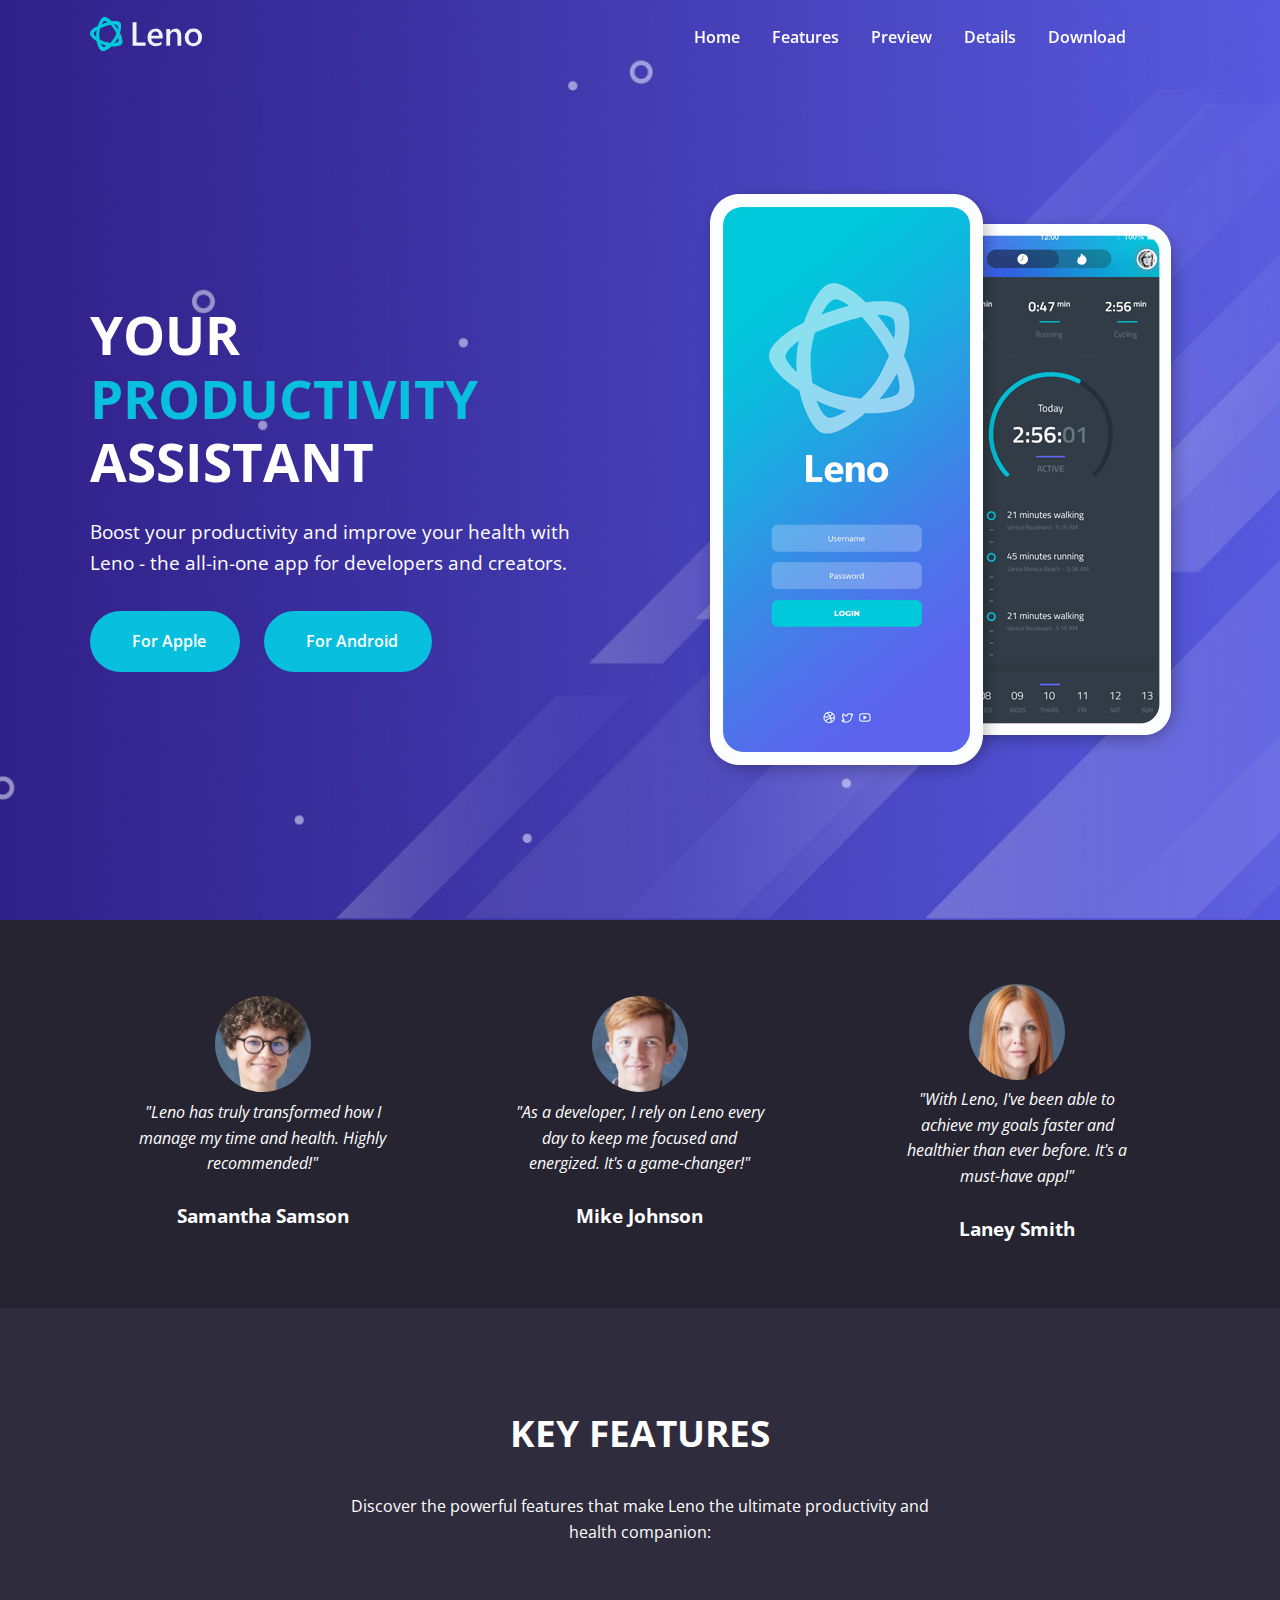
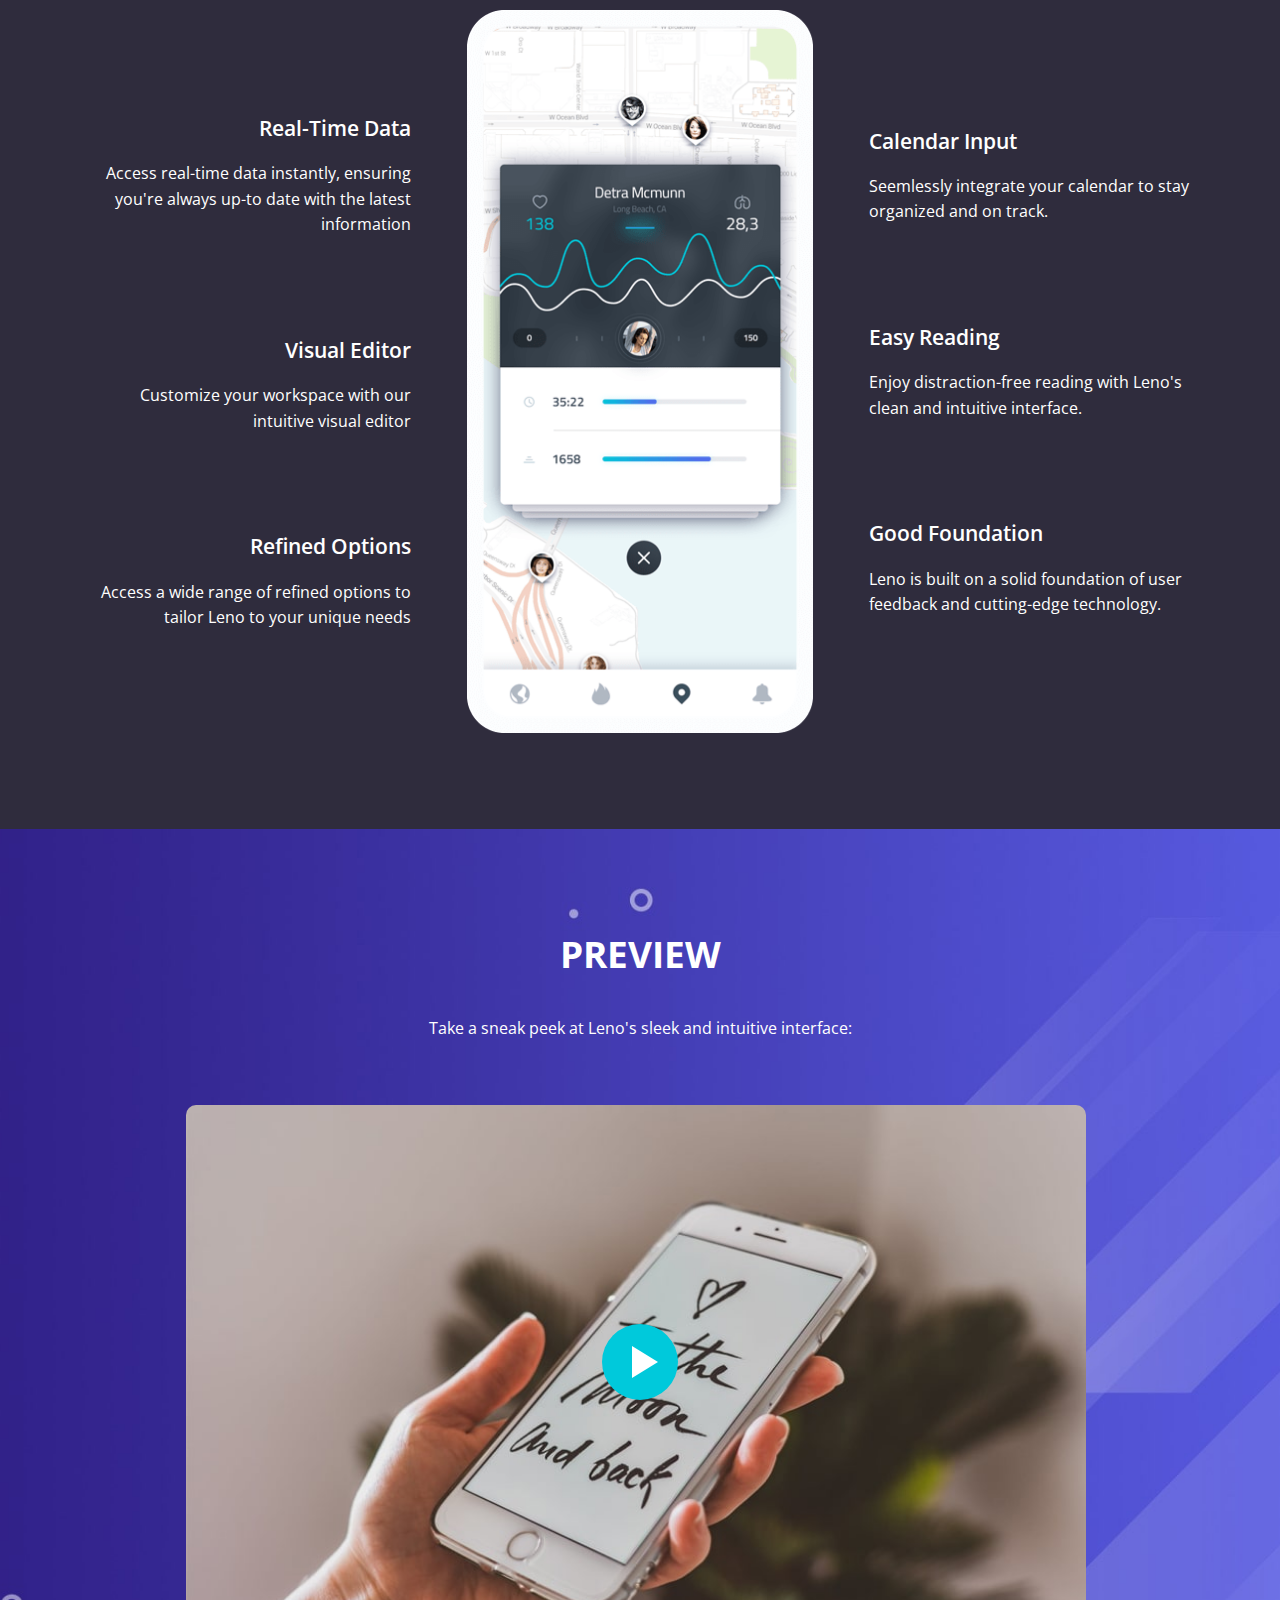
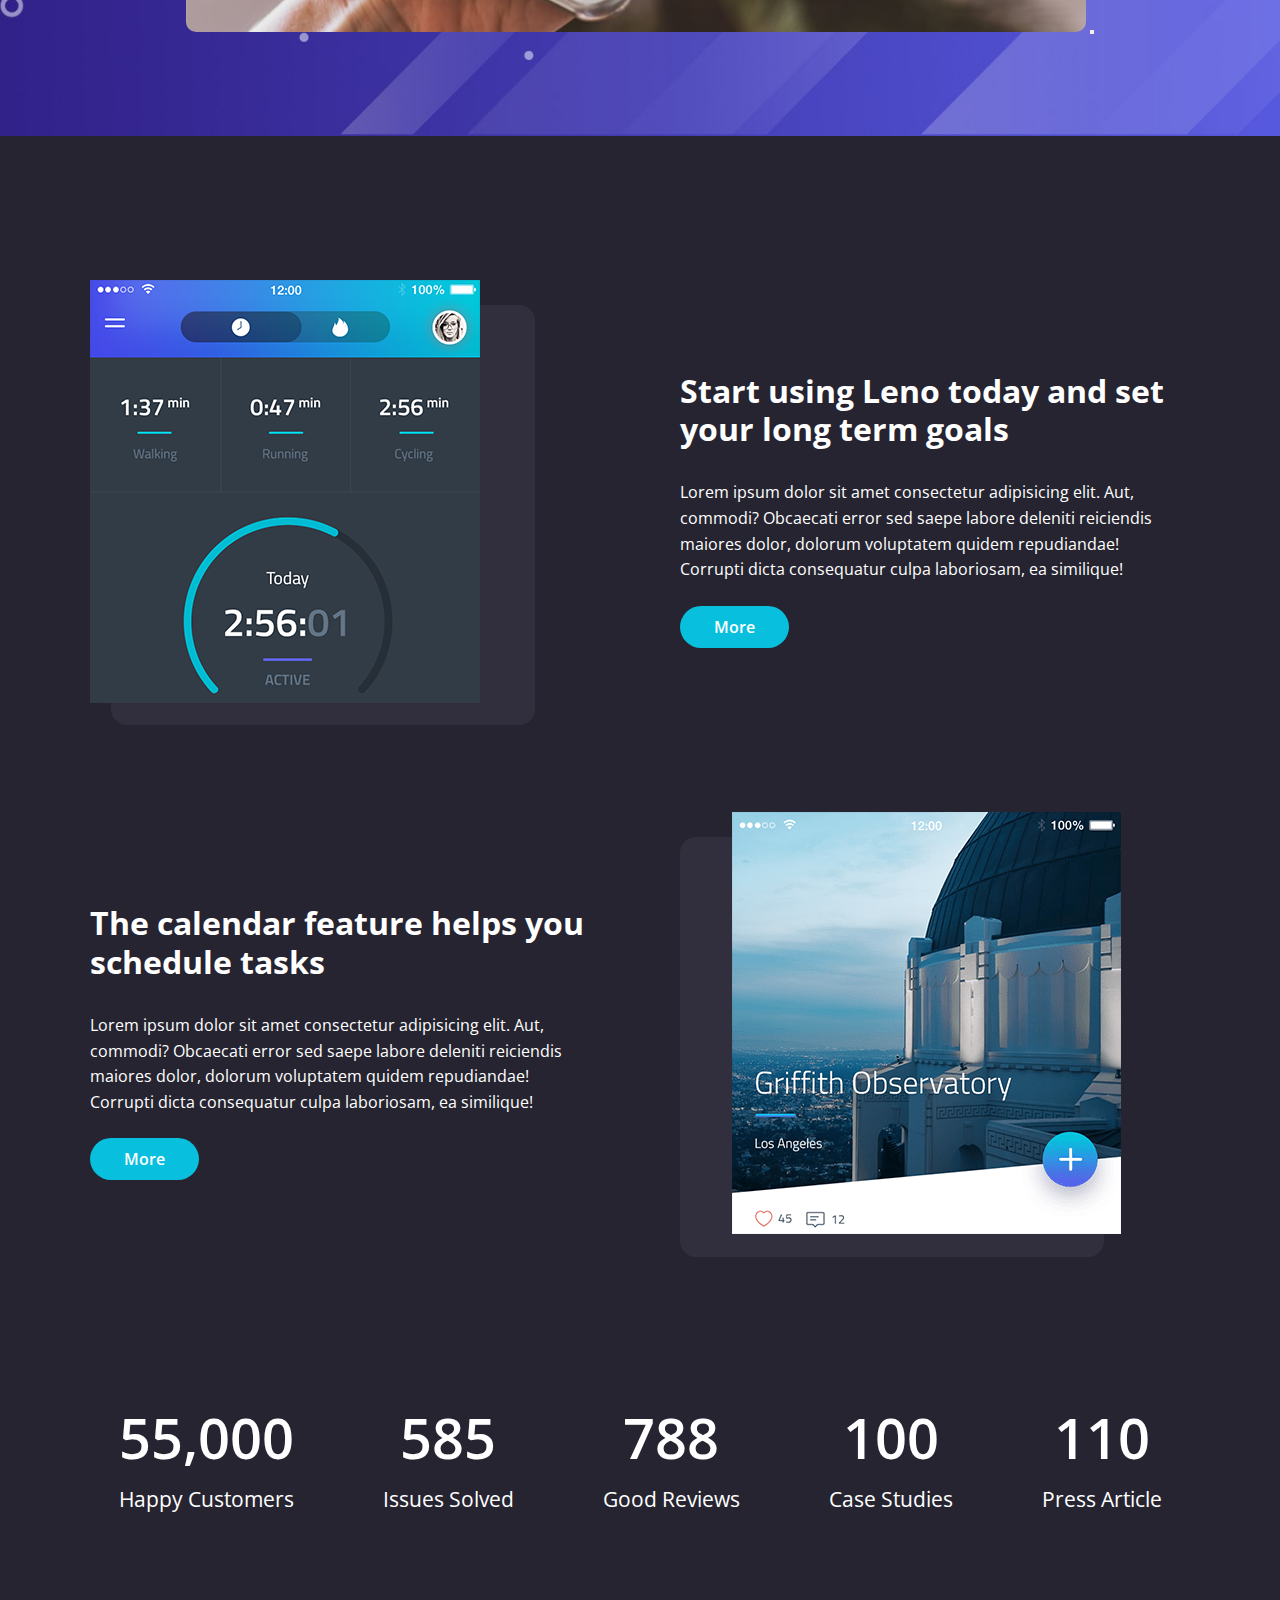
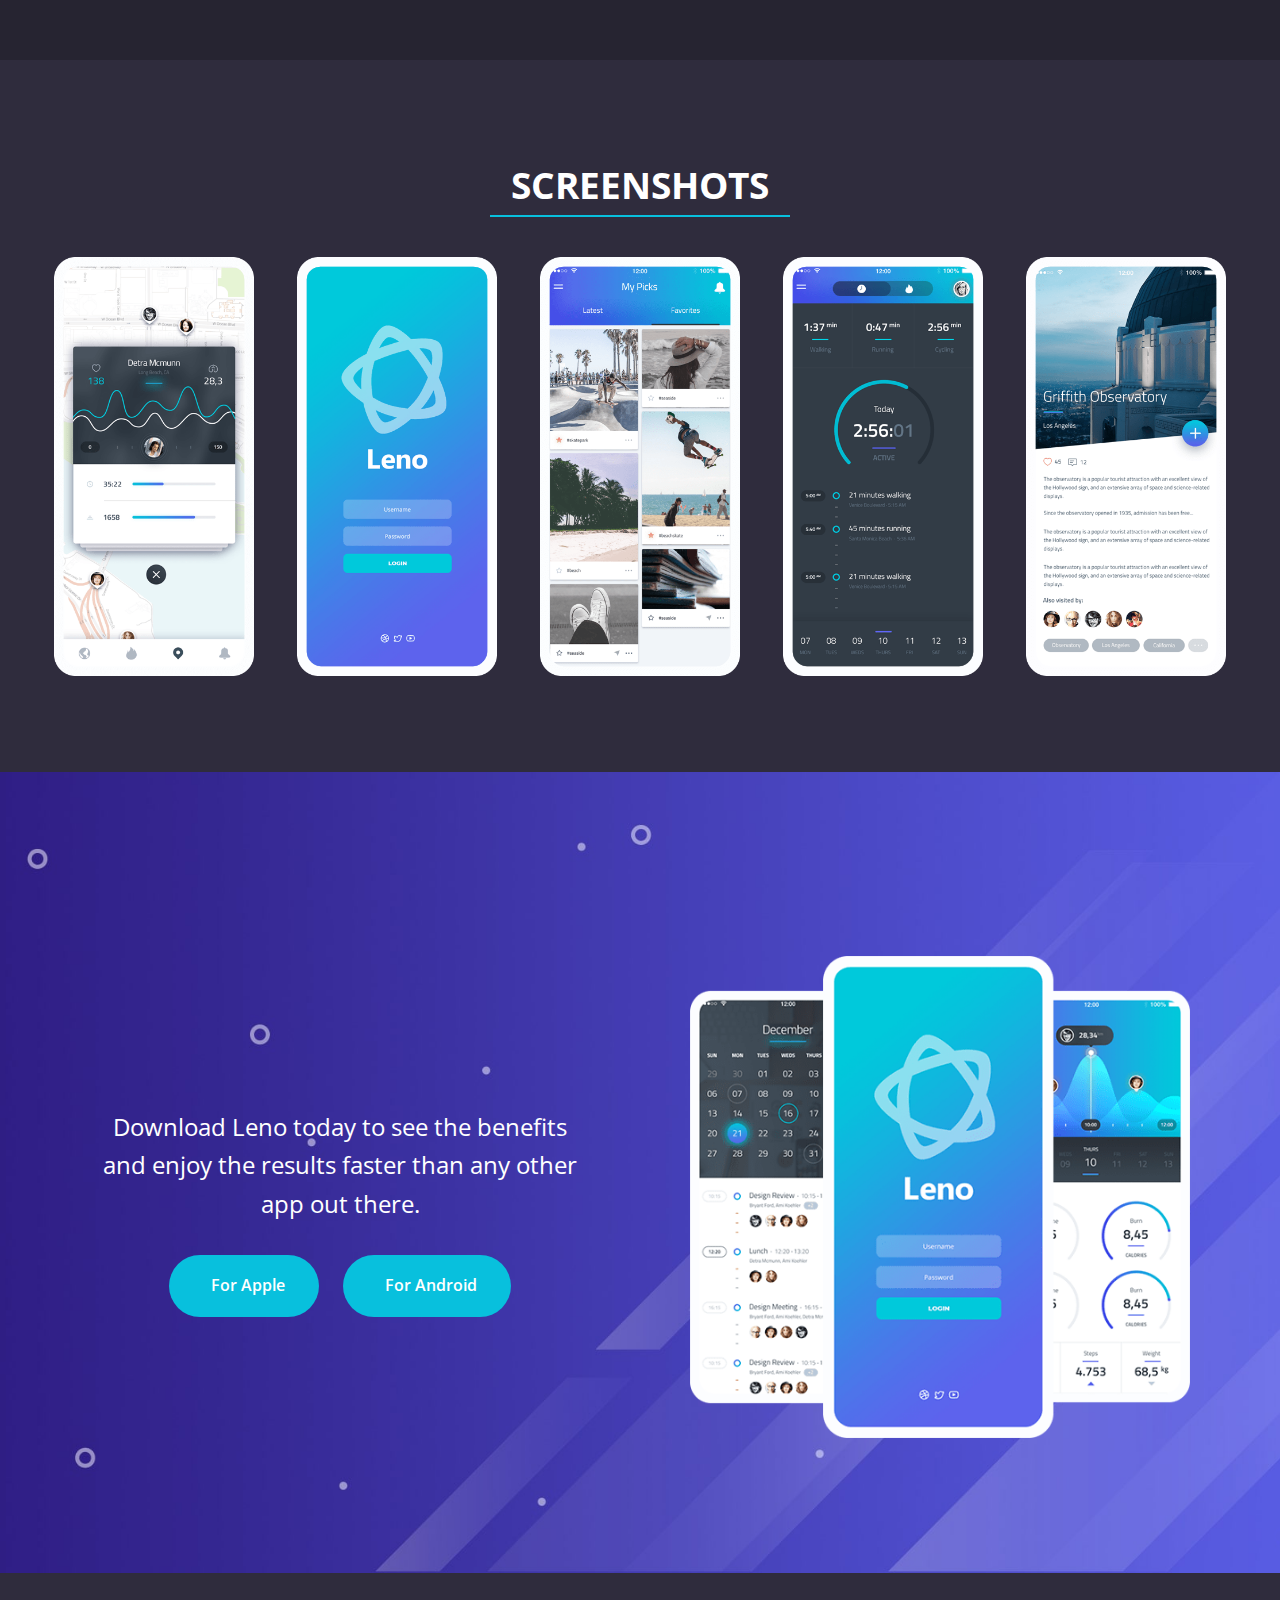
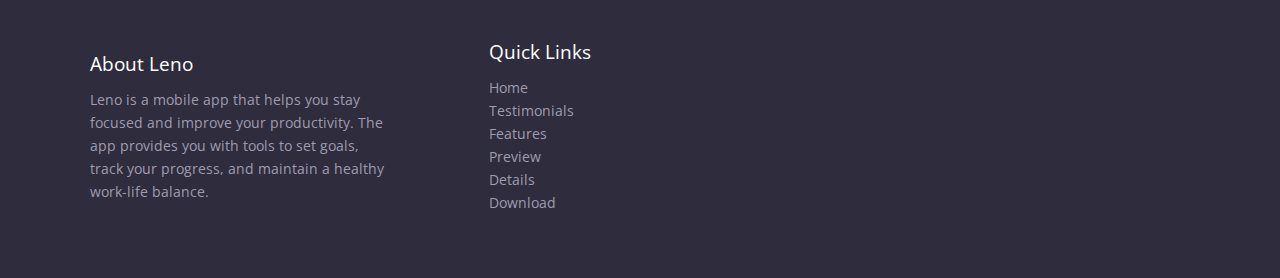
<file: index.html>
<!DOCTYPE html>
<html lang="en">

<head>
    <meta charset="UTF-8">
    <meta name="viewport" content="width=device-width, initial-scale=1.0">
    <link rel="preconnect" href="https://fonts.googleapis.com" />
    <link rel="preconnect" href="https://fonts.gstatic.com" crossorigin />
    <link href="https://fonts.googleapis.com/css2?family=Open+Sans:ital,wght@0,300..800;1,300..800&display=swap"
        rel="stylesheet" />
    <link rel="stylesheet" href="https://cdnjs.cloudflare.com/ajax/libs/font-awesome/6.5.1/css/all.min.css"
        integrity="sha512-DTOQO9RWCH3ppGqcWaEA1BIZOC6xxalwEsw9c2QQeAIftl+Vegovlnee1c9QX4TctnWMn13TZye+giMm8e2LwA=="
        crossorigin="anonymous" referrerpolicy="no-referrer" />
    <link rel="stylesheet" href="css/styles.css">
    <link rel="icon" href="images/favicon.png">
    <title>Leno App | Health & Productivity</title>
</head>

<body>
    <!-- Navbar -->
    <nav class="navbar">
        <div class="navbar__container container">
            <div class="navbar__logo">
                <img src="images/logo.svg" alt="Leno App">
            </div>

            <div class="navbar__menu">
                <ul class="navbar__menu-list">
                    <li class="navbar__menu-item">
                        <a href="#home" class="navbar__menu-link">Home</a>
                    </li>

                    <li class="navbar__menu-item">
                        <a href="#features" class="navbar__menu-link">Features</a>
                    </li>

                    <li class="navbar__menu-item">
                        <a href="#preview" class="navbar__menu-link">Preview</a>
                    </li>

                    <li class="navbar__menu-item">
                        <a href="#details" class="navbar__menu-link">Details</a>
                    </li>

                    <li class="navbar__menu-item">
                        <a href="#download" class="navbar__menu-link">Download</a>
                    </li>

                    <li class="navbar__menu-item">
                        <a href="#" class="navbar__menu-link navbar__menu-link--primary">
                            <i class="fa-brands fa-facebook"></i>
                        </a>
                    </li>

                    <li class="navbar__menu-item">
                        <a href="#" class="navbar__menu-link navbar__menu-link--primary">
                            <i class="fa-brands fa-twitter"></i>
                        </a>
                    </li>

                </ul>
            </div>

            <!-- Mobile Menu -->
            <div class="navbar__mobile-menu">
                <!-- Hamburger Button -->
                <div class="navbar__mobile-menu-toggle">
                    <i class="fas fa-bars fa-2x"></i>
                </div>

                <!-- Mobile Menu Items -->
                <div class="navbar__mobile-menu-items">
                    <ul class="navbar__mobile-menu-list">
                        <li class="navbar__mobile-menu-item">
                            <a href="#home" class="navbar__mobile-menu-link">Home</a>
                        </li>
                        <li class="navbar__mobile-menu-item">
                            <a href="#features" class="navbar__mobile-menu-link">Features</a>
                        </li>
                        <li class="navbar__mobile-menu-item">
                            <a href="#preview" class="navbar__mobile-menu-link">Preview</a>
                        </li>
                        <li class="navbar__mobile-menu-item">
                            <a href="#details" class="navbar__mobile-menu-link">Details</a>
                        </li>
                        <li class="navbar__mobile-menu-item">
                            <a href="#download" class="navbar__mobile-menu-link">Download</a>
                        </li>
                        <li class="navbar__mobile-menu-item">
                            <a href="#" class="navbar__mobile-menu-link navbar__mobile-menu-link--primary">
                                <i class="fa-brands fa-facebook fa-2x"></i>
                            </a>
                        </li>
                        <li class="navbar__mobile-menu-item">
                            <a href="#" class="navbar__mobile-menu-link navbar__mobile-menu-link--primary">
                                <i class="fa-brands fa-twitter fa-2x"></i>
                            </a>
                        </li>
                    </ul>
                </div>
            </div>
        </div>
    </nav>

    <!-- Hero -->
    <header class="hero">
        <div class="hero__container container">
            <div class="hero__content">
                <h1 class="hero__title">
                    Your <span class="hero__title--primary">productivity</span> assistant
                </h1>
                <p class="hero__description">Boost your productivity and improve your health with Leno - the all-in-one
                    app for developers and creators.</p>

                <div class="hero__buttons">
                    <a href="#download" class="hero__button btn">
                        <i class="fa-brands fa-apple"></i> For Apple
                    </a>
                    <a href="#download" class="hero__button btn">
                        <i class="fa-brands fa-android"></i> For Android
                    </a>
                </div>
            </div>

            <div class="hero__image">
                <img src="images/header-smartphones.png" alt="Leno App">
            </div>
        </div>
    </header>

    <!-- Testimonials -->
    <section class="testimonials" id="testimonials">
        <div class="testimonials__container container">
            <div class="testimonials__card">
                <div class="testimonials__card-image">
                    <img src="images/testimonial-1.jpg" alt="Testimonials 1">
                </div>
                <div class="testimonials__card-content">
                    <p class="testimonials__card-text">
                        "Leno has truly transformed how I manage my time and health. Highly recommended!"
                    </p>
                    <h3 class="testimonials__card-title">Samantha Samson</h3>
                </div>
            </div>

            <div class="testimonials__card">
                <div class="testimonials__card-image">
                    <img src="images/testimonial-2.jpg" alt="Testimonials 2">
                </div>
                <div class="testimonials__card-content">
                    <p class="testimonials__card-text">
                        "As a developer, I rely on Leno every day to keep me focused and energized. It's a
                        game-changer!"
                    </p>
                    <h3 class="testimonials__card-title">Mike Johnson</h3>
                </div>
            </div>

            <div class="testimonials__card">
                <div class="testimonials__card-image">
                    <img src="images/testimonial-3.jpg" alt="Testimonials 3">
                </div>
                <div class="testimonials__card-content">
                    <p class="testimonials__card-text">
                        "With Leno, I've been able to achieve my goals faster and healthier than ever before. It's a
                        must-have app!"
                    </p>
                    <h3 class="testimonials__card-title">Laney Smith</h3>
                </div>
            </div>
        </div>
    </section>

    <!-- Features -->
    <section class="features" id="features">
        <div class="features__container container">
            <div class="features__content">
                <h2 class="features__title">Key Features</h2>
                <p class="features__description">Discover the powerful features that make Leno the ultimate productivity
                    and health companion:</p>

                <div class="features__grid">
                    <div class="features__grid-column features__grid-column-left">
                        <div class="features__grid-item">
                            <div class="features__grid-item-text">
                                <h4 class="features__grid-item-text-title">Real-Time Data</h4>
                                <p class="features__grid-item-text-description">Access real-time data instantly,
                                    ensuring you're always up-to date with the latest information</p>
                            </div>
                            <div class="features__grid-item-icon">
                                <i class="fas fa-rocket fa-4x"></i>
                            </div>
                        </div>

                        <div class="features__grid-item">
                            <div class="features__grid-item-text">
                                <h4 class="features__grid-item-text-title">Visual Editor</h4>
                                <p class="features__grid-item-text-description">Customize your workspace with our
                                    intuitive visual editor</p>
                            </div>
                            <div class="features__grid-item-icon">
                                <i class="fas fa-code fa-4x"></i>
                            </div>
                        </div>

                        <div class="features__grid-item">
                            <div class="features__grid-item-text">
                                <h4 class="features__grid-item-text-title">Refined Options</h4>
                                <p class="features__grid-item-text-description">Access a wide range of refined options
                                    to tailor Leno to your unique needs</p>
                            </div>
                            <div class="features__grid-item-icon">
                                <i class="fas fa-gem fa-4x"></i>
                            </div>
                        </div>
                    </div>

                    <div class="features__grid-column features__grid-column-center">
                        <img src="images/features-smartphone-1.png" alt="">
                    </div>

                    <div class="features__grid-column features__grid-column-right">
                        <div class="features__grid-item">
                            <div class="features__grid-item-text">
                                <h4 class="features__grid-item-text-title">Calendar Input</h4>
                                <p class="features__grid-item-text-description">Seemlessly integrate your calendar to
                                    stay organized and on track.
                            </div>
                            <div class="features__grid-item-icon">
                                <i class="fas fa-calendar fa-4x"></i>
                            </div>
                        </div>

                        <div class="features__grid-item">
                            <div class="features__grid-item-text">
                                <h4 class="features__grid-item-text-title">Easy Reading</h4>
                                <p class="features__grid-item-text-description">Enjoy distraction-free reading with
                                    Leno's clean and intuitive interface.
                            </div>
                            <div class="features__grid-item-icon">
                                <i class="fas fa-book fa-4x"></i>
                            </div>
                        </div>

                        <div class="features__grid-item">
                            <div class="features__grid-item-text">
                                <h4 class="features__grid-item-text-title">Good Foundation</h4>
                                <p class="features__grid-item-text-description">Leno is built on a solid foundation of
                                    user feedback and cutting-edge technology.
                            </div>
                            <div class="features__grid-item-icon">
                                <i class="fas fa-cube fa-4x"></i>
                            </div>
                        </div>
                    </div>
                </div>
            </div>
        </div>
    </section>


    <!-- Modal -->
    <div id="videoModal" class="modal">
        <div class="modal__content">
            <span class="modal__close-button">&times;</span>
            <iframe src="" id="videoPlayer" height="315" width="560" frameborder="0" allowfullscreen></iframe>
        </div>
    </div>

    <!-- Preview -->
    <section class="preview" id="preview">
        <div class="preview__container container">
            <div class="preview__content">
                <h2 class="preview__title">Preview</h2>
                <p class="preview__description">Take a sneak peek at Leno's sleek and intuitive interface:</p>
                <div class="preview__image-container">
                    <div class="preview__video-wrapper">
                        <img src="images/video-frame.jpg" alt="alternative">

                        <button class="preview__video-button">
                            <span class="preview__video-play-button">
                                <span></span>
                            </span>
                        </button>
                    </div>
                </div>
            </div>
        </div>
    </section>

    <!-- Details -->
    <section class="details" id="details">
        <div class="details__container container">
            <div class="details__grid">
                <div class="details__grid-image">
                    <img src="images/details-1.png" alt="Leno App">
                </div>

                <div class="details__grid-content">
                    <h3 class="details__grid-heading">Start using Leno today and set your long term goals</h3>
                    <p class="details__grid-description">
                        Lorem ipsum dolor sit amet consectetur adipisicing elit. Aut, commodi? Obcaecati error sed saepe
                        labore deleniti reiciendis maiores dolor, dolorum voluptatem quidem repudiandae! Corrupti dicta
                        consequatur culpa laboriosam, ea similique!
                    </p>
                    <a href="details.html" class="details__grid-button btn">More</a>
                </div>

                <div class="details__grid-content">
                    <h3 class="details__grid-heading">The calendar feature helps you schedule tasks</h3>
                    <p class="details__grid-description">
                        Lorem ipsum dolor sit amet consectetur adipisicing elit. Aut, commodi? Obcaecati error sed saepe
                        labore deleniti reiciendis maiores dolor, dolorum voluptatem quidem repudiandae! Corrupti dicta
                        consequatur culpa laboriosam, ea similique!
                    </p>
                    <a href="details.html" class="details__grid-button btn">More</a>
                </div>

                <div class="details__grid-image">
                    <img src="images/details-2.png" alt="Leno App">
                </div>
            </div>

            <div class="details__icons">
                <div class="details__icons-item">
                    <i class="fas fa-users fa-4x"></i>

                    <div class="details__icons-amount">55,000</div>
                    <h4 class="details__icons-title">Happy Customers</h4>
                </div>
                <div class="details__icons-item">
                    <i class="fas fa-code fa-4x"></i>

                    <div class="details__icons-amount">585</div>
                    <h4 class="details__icons-title">Issues Solved</h4>
                </div>
                <div class="details__icons-item">
                    <i class="fas fa-comments fa-4x"></i>

                    <div class="details__icons-amount">788</div>
                    <h4 class="details__icons-title">Good Reviews</h4>
                </div>
                <div class="details__icons-item">
                    <i class="fas fa-rocket fa-4x"></i>

                    <div class="details__icons-amount">100</div>
                    <h4 class="details__icons-title">Case Studies</h4>
                </div>
                <div class="details__icons-item">
                    <i class="fas fa-edit fa-4x"></i>

                    <div class="details__icons-amount">110</div>
                    <h4 class="details__icons-title">Press Article</h4>
                </div>
            </div>


        </div>
    </section>

    <!-- Screenshots -->
    <section class="screenshots" id="screenshots">
        <div class="screenshots__container container">
            <div class="screenshots__content">
                <h2 class="screenshots__title">Screenshots</h2>

                <div class="screenshots__images">
                    <img src="images/screenshot-1.png" alt="Screenshot 1">
                    <img src="images/screenshot-2.png" alt="Screenshot 2">
                    <img src="images/screenshot-3.png" alt="Screenshot 3">
                    <img src="images/screenshot-4.png" alt="Screenshot 4">
                    <img src="images/screenshot-5.png" alt="Screenshot 5">
                </div>
            </div>
        </div>
    </section>

    <!-- Download -->
    <section class="download" id="download">
        <div class="download__container container">
            <div class="download__content">
                <p class="download__description">Download Leno today to see the benefits and enjoy the results faster
                    than any other app out there.</p>

                <div class="download__buttons">
                    <a href="details.html" class="download__button btn">
                        <i class="fa-brands fa-apple"></i> For Apple
                    </a>
                    <a href="details.html" class="download__button btn">
                        <i class="fa-brands fa-android"></i> For Android
                    </a>
                </div>
            </div>

            <div class="download__image">
                <img src="images/download.png" alt="Leno App">
            </div>
        </div>
    </section>

    <!-- Footer -->
    <footer class="footer">
        <div class="footer__container container">
            <div class="footer__about">
                <div class="footer__title">About Leno</div>
                <div class="footer__description">Leno is a mobile app that helps you stay focused and improve your
                    productivity. The app provides you with tools to set goals, track your progress, and maintain a
                    healthy work-life balance.</div>
            </div>

            <div class="footer__links">
                <div class="footer__title">Quick Links</div>
                <ul class="footer__links-list">
                    <li class="footer__links-item">
                        <a href="#home" class="footer__links-link">Home</a>
                    </li>
                    <li class="footer__links-item">
                        <a href="#testimonials" class="footer__links-link">Testimonials</a>
                    </li>
                    <li class="footer__links-item">
                        <a href="#features" class="footer__links-link">Features</a>
                    </li>
                    <li class="footer__links-item">
                        <a href="#preview" class="footer__links-link">Preview</a>
                    </li>
                    <li class="footer__links-item">
                        <a href="#details" class="footer__links-link">Details</a>
                    </li>
                    <li class="footer__links-item">
                        <a href="#download" class="footer__links-link">Download</a>
                    </li>
                </ul>
            </div>

            <div class="footer__social">
                <a href="#" class="footer__social-link">
                    <i class="fa-brands fa-facebook fa-3x"></i>
                </a>

                <a href="#" class="footer__social-link">
                    <i class="fa-brands fa-twitter fa-3x"></i>
                </a>

                <a href="#" class="footer__social-link">
                    <i class="fa-brands fa-instagram fa-3x"></i>
                </a>

                <a href="#" class="footer__social-link">
                    <i class="fa-brands fa-linkedin fa-3x"></i>
                </a>
            </div>
        </div>
    </footer>
    <script src="js/script.js"></script>
</body>

</html>
</file>
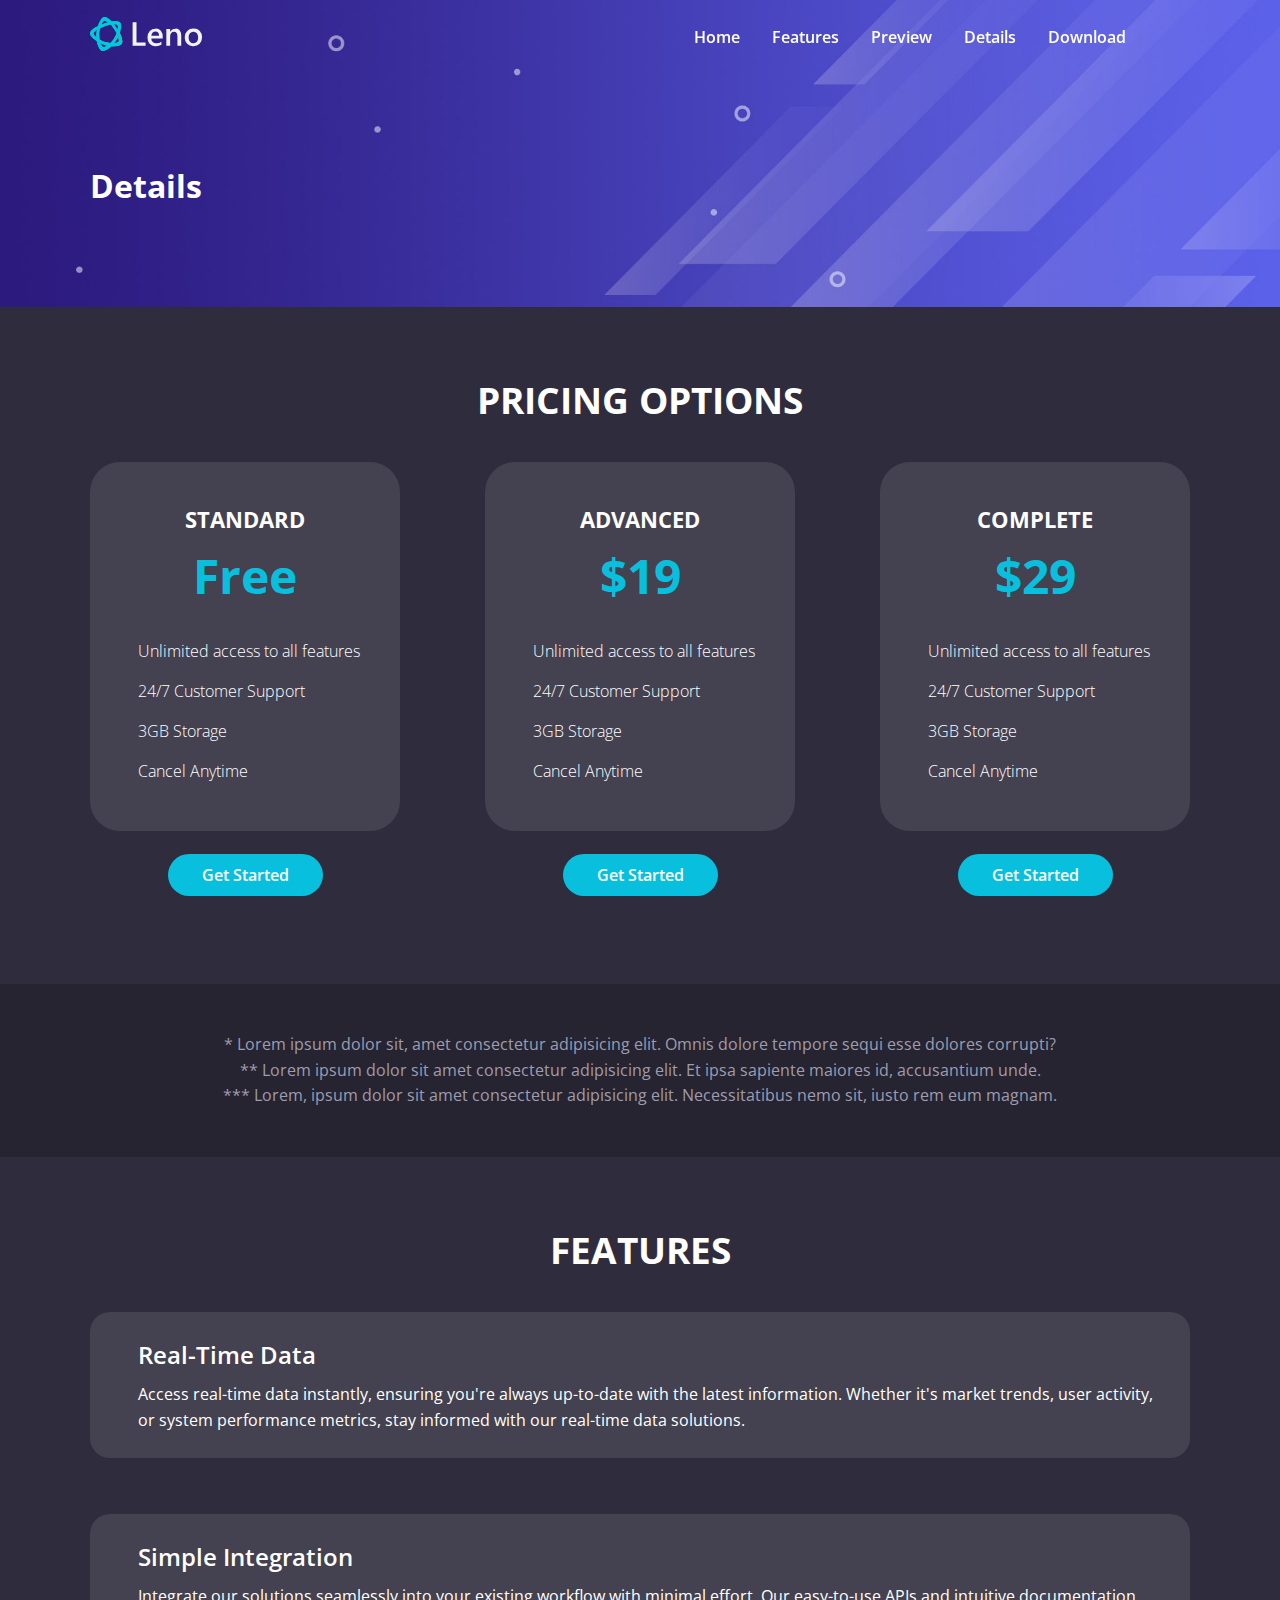
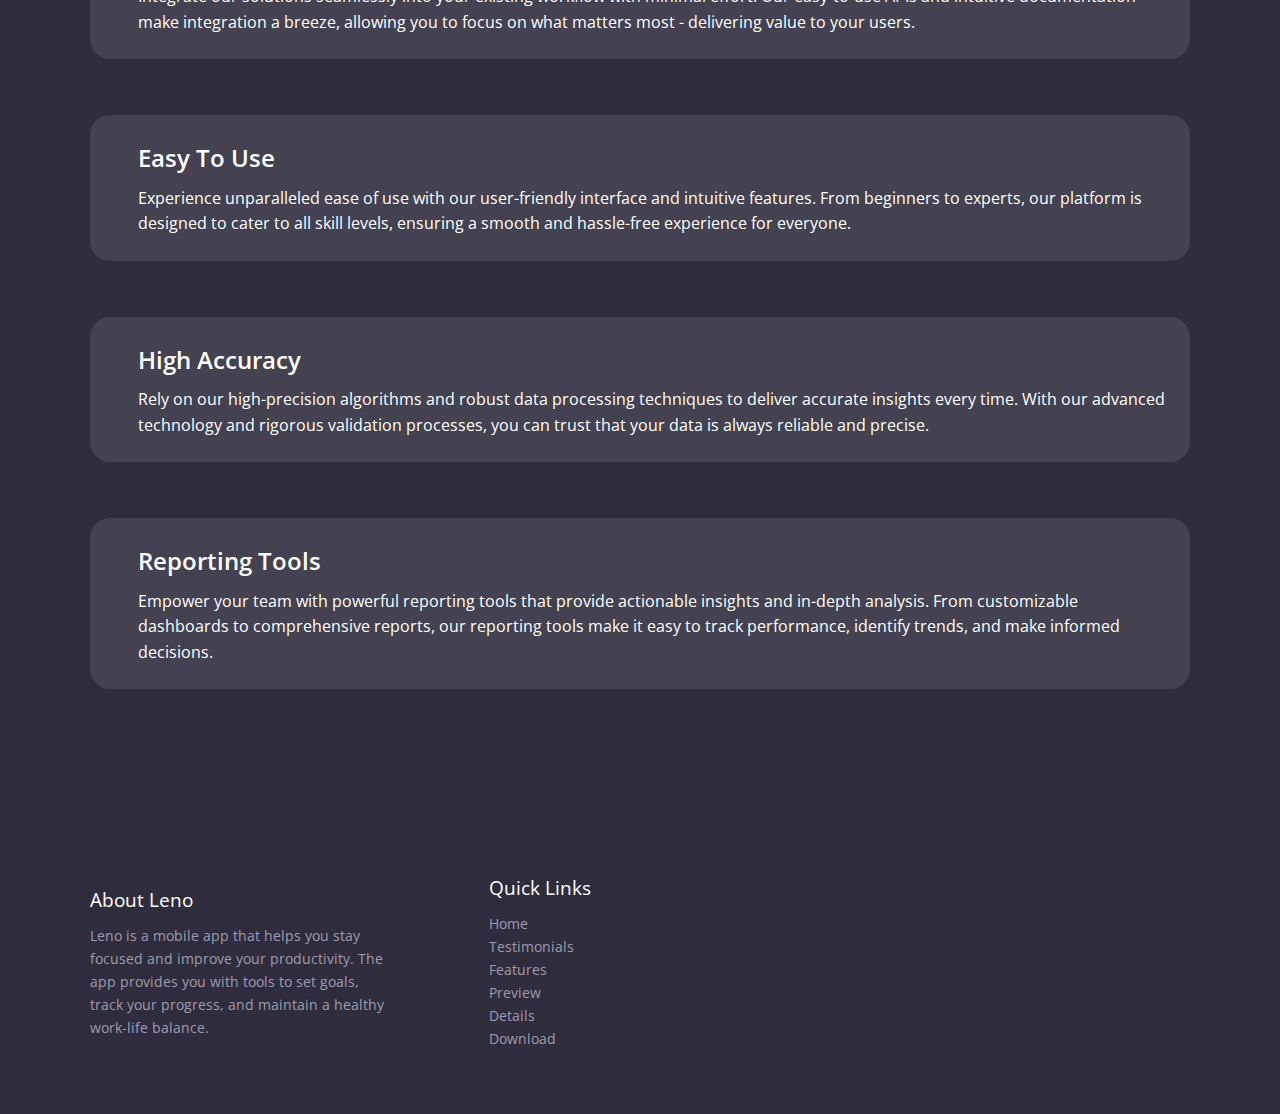
<file: details.html>
<!DOCTYPE html>
<html lang="en">

<head>
    <meta charset="UTF-8">
    <meta name="viewport" content="width=device-width, initial-scale=1.0">
    <link rel="preconnect" href="https://fonts.googleapis.com" />
    <link rel="preconnect" href="https://fonts.gstatic.com" crossorigin />
    <link href="https://fonts.googleapis.com/css2?family=Open+Sans:ital,wght@0,300..800;1,300..800&display=swap"
        rel="stylesheet" />
    <link rel="stylesheet" href="https://cdnjs.cloudflare.com/ajax/libs/font-awesome/6.5.1/css/all.min.css"
        integrity="sha512-DTOQO9RWCH3ppGqcWaEA1BIZOC6xxalwEsw9c2QQeAIftl+Vegovlnee1c9QX4TctnWMn13TZye+giMm8e2LwA=="
        crossorigin="anonymous" referrerpolicy="no-referrer" />
    <link rel="stylesheet" href="css/styles.css">
    <link rel="icon" href="images/favicon.png">
    <title>Leno App | Health & Productivity</title>
</head>

<body>
    <!-- Navbar -->
    <nav class="navbar">
        <div class="navbar__container container">
            <div class="navbar__logo">
                <img src="images/logo.svg" alt="Leno App">
            </div>

            <div class="navbar__menu">
                <ul class="navbar__menu-list">
                    <li class="navbar__menu-item">
                        <a href="#home" class="navbar__menu-link">Home</a>
                    </li>

                    <li class="navbar__menu-item">
                        <a href="#features" class="navbar__menu-link">Features</a>
                    </li>

                    <li class="navbar__menu-item">
                        <a href="#preview" class="navbar__menu-link">Preview</a>
                    </li>

                    <li class="navbar__menu-item">
                        <a href="#details" class="navbar__menu-link">Details</a>
                    </li>

                    <li class="navbar__menu-item">
                        <a href="#download" class="navbar__menu-link">Download</a>
                    </li>

                    <li class="navbar__menu-item">
                        <a href="#" class="navbar__menu-link navbar__menu-link--primary">
                            <i class="fa-brands fa-facebook"></i>
                        </a>
                    </li>

                    <li class="navbar__menu-item">
                        <a href="#" class="navbar__menu-link navbar__menu-link--primary">
                            <i class="fa-brands fa-twitter"></i>
                        </a>
                    </li>

                </ul>
            </div>

            <!-- Mobile Menu -->
            <div class="navbar__mobile-menu">
                <!-- Hamburger Button -->
                <div class="navbar__mobile-menu-toggle">
                    <i class="fas fa-bars fa-2x"></i>
                </div>

                <!-- Mobile Menu Items -->
                <div class="navbar__mobile-menu-items">
                    <ul class="navbar__mobile-menu-list">
                        <li class="navbar__mobile-menu-item">
                            <a href="#home" class="navbar__mobile-menu-link">Home</a>
                        </li>
                        <li class="navbar__mobile-menu-item">
                            <a href="#features" class="navbar__mobile-menu-link">Features</a>
                        </li>
                        <li class="navbar__mobile-menu-item">
                            <a href="#preview" class="navbar__mobile-menu-link">Preview</a>
                        </li>
                        <li class="navbar__mobile-menu-item">
                            <a href="#details" class="navbar__mobile-menu-link">Details</a>
                        </li>
                        <li class="navbar__mobile-menu-item">
                            <a href="#download" class="navbar__mobile-menu-link">Download</a>
                        </li>
                        <li class="navbar__mobile-menu-item">
                            <a href="#" class="navbar__mobile-menu-link navbar__mobile-menu-link--primary">
                                <i class="fa-brands fa-facebook fa-2x"></i>
                            </a>
                        </li>
                        <li class="navbar__mobile-menu-item">
                            <a href="#" class="navbar__mobile-menu-link navbar__mobile-menu-link--primary">
                                <i class="fa-brands fa-twitter fa-2x"></i>
                            </a>
                        </li>
                    </ul>
                </div>
            </div>
        </div>
    </nav>


    <!-- Inner Header -->
    <header class="inner-header">
        <div class="inner-header__container container">
            <h1 class="inner-header__title">Details</h1>
        </div>
    </header>

    <!-- Pricing -->
    <section class="pricing">
        <div class="pricing__container container">
            <h2 class="pricing__title">Pricing Options</h2>

            <div class="pricing__cards">
                <div class="pricing__card">
                    <div class="pricing__card-box">
                        <h4 class="pricing__card-title">Standard</h4>
                        <h3 class="pricing__card-price">Free</h3>
                        <div class="pricing__card-body">
                            <ul class="pricing__card-list">
                                <li class="pricing__card-item">
                                    <i class="fas fa-check"></i> Unlimited access to all features
                                </li>
                                <li class="pricing__card-item">
                                    <i class="fas fa-check"></i> 24/7 Customer Support
                                </li>
                                <li class="pricing__card-item">
                                    <i class="fas fa-check"></i> 3GB Storage
                                </li>
                                <li class="pricing__card-item">
                                    <i class="fas fa-check"></i> Cancel Anytime
                                </li>
                            </ul>
                        </div>
                    </div>

                    <a href="#" class="pricing__card-button btn">Get Started</a>
                </div>

                <div class="pricing__card">
                    <div class="pricing__card-box">
                        <h4 class="pricing__card-title">Advanced</h4>
                        <h3 class="pricing__card-price">$19</h3>
                        <div class="pricing__card-body">
                            <ul class="pricing__card-list">
                                <li class="pricing__card-item">
                                    <i class="fas fa-check"></i> Unlimited access to all features
                                </li>
                                <li class="pricing__card-item">
                                    <i class="fas fa-check"></i> 24/7 Customer Support
                                </li>
                                <li class="pricing__card-item">
                                    <i class="fas fa-check"></i> 3GB Storage
                                </li>
                                <li class="pricing__card-item">
                                    <i class="fas fa-check"></i> Cancel Anytime
                                </li>
                            </ul>
                        </div>
                    </div>

                    <a href="#" class="pricing__card-button btn">Get Started</a>
                </div>

                <div class="pricing__card">
                    <div class="pricing__card-box">
                        <h4 class="pricing__card-title">Complete</h4>
                        <h3 class="pricing__card-price">$29</h3>
                        <div class="pricing__card-body">
                            <ul class="pricing__card-list">
                                <li class="pricing__card-item">
                                    <i class="fas fa-check"></i> Unlimited access to all features
                                </li>
                                <li class="pricing__card-item">
                                    <i class="fas fa-check"></i> 24/7 Customer Support
                                </li>
                                <li class="pricing__card-item">
                                    <i class="fas fa-check"></i> 3GB Storage
                                </li>
                                <li class="pricing__card-item">
                                    <i class="fas fa-check"></i> Cancel Anytime
                                </li>
                            </ul>
                        </div>
                    </div>

                    <a href="#" class="pricing__card-button btn">Get Started</a>
                </div>
            </div>


        </div>
    </section>

    <!-- Pricing Notes -->
    <section class="pricing-notes">
        <div class="pricing-notes__container container">
            <p class="pricing-notes__text">
                * Lorem ipsum dolor sit, amet consectetur adipisicing elit. Omnis dolore tempore sequi esse dolores
                corrupti?
            </p>

            <p class="pricing-notes__text">
                ** Lorem ipsum dolor sit amet consectetur adipisicing elit. Et ipsa sapiente maiores id, accusantium
                unde.
            </p>

            <p class="pricing-notes__text">
                *** Lorem, ipsum dolor sit amet consectetur adipisicing elit. Necessitatibus nemo sit, iusto rem eum
                magnam.
            </p>
        </div>
    </section>

    <!-- Features -->
    <section class="details-features">
        <div class="details-features__container container">
            <h2 class="details-features__title">Features</h2>

            <div class="details-features__list">
                <div class="details-features__list-item">
                    <i class="fas fa-rocket fa-4x"></i>

                    <div class="details-features__list-text">
                        <h3 class="details-features__list-title">Real-Time Data</h3>

                        <p class="details-features__list-description">Access real-time data instantly, ensuring you're
                            always up-to-date with the latest information. Whether it's market trends, user activity, or
                            system performance metrics, stay informed with our real-time data solutions.</p>
                    </div>
                </div>

                <div class="details-features__list-item">
                    <i class="fas fa-user fa-4x"></i>

                    <div class="details-features__list-text">
                        <h3 class="details-features__list-title">Simple Integration</h3>

                        <p class="details-features__list-description">Integrate our solutions seamlessly into your
                            existing workflow with
                            minimal effort. Our easy-to-use APIs and intuitive documentation
                            make integration a breeze, allowing you to focus on what matters
                            most - delivering value to your users.</p>
                    </div>
                </div>

                <div class="details-features__list-item">
                    <i class="fas fa-code fa-4x"></i>

                    <div class="details-features__list-text">
                        <h3 class="details-features__list-title">Easy To Use</h3>

                        <p class="details-features__list-description">Experience unparalleled ease of use with our
                            user-friendly interface
                            and intuitive features. From beginners to experts, our platform is
                            designed to cater to all skill levels, ensuring a smooth and
                            hassle-free experience for everyone.</p>
                    </div>
                </div>

                <div class="details-features__list-item">
                    <i class="fas fa-compass fa-4x"></i>
                    <div class="details-features__list-text">
                        <h3 class="details-features__list-title">High Accuracy</h3>
                        <p class="details-features__list-description">
                            Rely on our high-precision algorithms and robust data processing
                            techniques to deliver accurate insights every time. With our
                            advanced technology and rigorous validation processes, you can trust
                            that your data is always reliable and precise.
                        </p>
                    </div>
                </div>

                <div class="details-features__list-item">
                    <i class="fas fa-chart-pie fa-4x"></i>
                    <div class="details-features__list-text">
                        <h3 class="details-features__list-title">Reporting Tools</h3>
                        <p class="details-features__list-description">
                            Empower your team with powerful reporting tools that provide
                            actionable insights and in-depth analysis. From customizable
                            dashboards to comprehensive reports, our reporting tools make it
                            easy to track performance, identify trends, and make informed
                            decisions.
                        </p>
                    </div>
                </div>
            </div>
        </div>
    </section>

    <!-- Footer -->
    <footer class="footer">
        <div class="footer__container container">
            <div class="footer__about">
                <div class="footer__title">About Leno</div>
                <div class="footer__description">Leno is a mobile app that helps you stay focused and improve your
                    productivity. The app provides you with tools to set goals, track your progress, and maintain a
                    healthy work-life balance.</div>
            </div>

            <div class="footer__links">
                <div class="footer__title">Quick Links</div>
                <ul class="footer__links-list">
                    <li class="footer__links-item">
                        <a href="#home" class="footer__links-link">Home</a>
                    </li>
                    <li class="footer__links-item">
                        <a href="#testimonials" class="footer__links-link">Testimonials</a>
                    </li>
                    <li class="footer__links-item">
                        <a href="#features" class="footer__links-link">Features</a>
                    </li>
                    <li class="footer__links-item">
                        <a href="#preview" class="footer__links-link">Preview</a>
                    </li>
                    <li class="footer__links-item">
                        <a href="#details" class="footer__links-link">Details</a>
                    </li>
                    <li class="footer__links-item">
                        <a href="#download" class="footer__links-link">Download</a>
                    </li>
                </ul>
            </div>

            <div class="footer__social">
                <a href="#" class="footer__social-link">
                    <i class="fa-brands fa-facebook fa-3x"></i>
                </a>

                <a href="#" class="footer__social-link">
                    <i class="fa-brands fa-twitter fa-3x"></i>
                </a>

                <a href="#" class="footer__social-link">
                    <i class="fa-brands fa-instagram fa-3x"></i>
                </a>

                <a href="#" class="footer__social-link">
                    <i class="fa-brands fa-linkedin fa-3x"></i>
                </a>
            </div>
        </div>
    </footer>


    <script src="js/script.js"></script>
</body>

</html>
</file>
<file: css/styles.css>
/* Reset */
*,
*::before,
*::after {
  margin: 0;
  padding: 0;
  box-sizing: border-box;
}

/* Variables */
:root {
  --primary-color: #08c0dd;
  --secondary-color: #262431;
  --tetiary-color: #2f2c3d;
}

html,
body {
  font-family: "Open Sans", sans-serif;
  background: var(--secondary-color);
  color: #fff;
  line-height: 1.6;
  scroll-behavior: smooth;
}

a {
  color: #fff;
  text-decoration: none;
}

ul {
  list-style: none;
}

/* Utility Classes */
.container {
  max-width: 1100px;
  margin: 0 auto;
}

.btn {
  padding: 0.5rem 2rem;
  background-color: var(--primary-color);
  border: 2px solid transparent;
  color: #fff;
  font-weight: 600;
  border-radius: 50px;
  transition: background-color 0.3s ease;
}

.btn:hover {
  background-color: var(--secondary-color);
  border: 2px solid var(--primary-color);
}

/* Navbar */
.navbar {
  padding: 1rem 2rem;
  background: transparent;
  position: fixed;
  top: 0;
  left: 0;
  right: 0;
  z-index: 1000;
  transition: background-color 0.3s ease-in-out;
}

.navbar__container {
  display: flex;
  justify-content: space-between;
  align-items: center;
}

.navbar__logo img {
  width: 112px;
  height: 36px;
}

.navbar.navbar--scroll {
  background-color: rgba(38, 36, 49, 0.8);
  backdrop-filter: blur(10px);
}

.navbar__menu-list {
  display: flex;
  align-items: center;
  gap: 2rem;
  font-weight: 600;
}

.navbar__mobile-menu-items {
  transform: translate(100%);
  position: absolute;
  top: 100%;
  left: 0;
  width: 100%;
  background: var(--secondary-color);
  opacity: 0.95;
  padding: 3rem 2rem;
  text-align: center;
  box-shadow: 0 2px 5px rgba(0, 0, 0, 0.1);
  transition: transform 0.3s ease;
  border-top: 1px solid rgba(255, 255, 255, 0.1);
}

.navbar__mobile-menu-list {
  display: flex;
  flex-direction: column;
  gap: 2rem;
  font-size: 1.2rem;
}

.navbar__menu-link:hover,
.navbar__mobile-menu-link:hover {
  color: var(--primary-color);
}

.navbar__menu-link--primary,
.navbar__mobile-menu-link--primary {
  color: var(--primary-color);
}

.navbar__menu-link--primary:hover,
.navbar__mobile-menu-link--primary:hover {
  color: #fff;
}

.navbar__mobile-menu {
  display: none;
  cursor: pointer;
}

/* Hero */
.hero {
  padding: 11.5rem 2rem 8rem;
  background: linear-gradient(rgba(0, 0, 0, 0), rgba(0, 0, 0, 0)),
    url("../images/header-background.jpg") center center/cover no-repeat;
}

.hero__container {
  display: flex;
  justify-content: space-between;
  align-items: center;
  gap: 2rem;
}

.hero__content {
  max-width: 500px;
}

.hero__title {
  font-size: 3.3rem;
  text-transform: uppercase;
  font-weight: 700;
  line-height: 1.2;
}

.hero__title--primary {
  color: var(--primary-color);
}

.hero__description {
  margin-top: 1.5rem;
  font-size: 1.2rem;
  line-height: 1.6;
}

.hero__image img {
  width: 100%;
  max-width: 500px;
}

.hero__buttons {
  display: flex;
  align-items: center;
  gap: 1.5rem;
  margin-top: 2rem;
}

.hero__button {
  padding: 1rem 2rem;
}

.hero__button i {
  margin-right: 0.5rem;
}

/* Testimonials */
.testimonials {
  padding: 4rem 2rem;
  text-align: center;
}

.testimonials__container {
  display: grid;
  grid-template-columns: repeat(3, 1fr);
  gap: 2rem;
  align-items: center;
  justify-content: center;
}

.testimonials__card {
  padding: 0 3rem;
}

.testimonials__card-image img {
  width: 96px;
  height: 96px;
  margin-right: auto;
  margin-left: auto;
  border-radius: 50%;
}

.testimonials__card-text {
  font-style: italic;
  margin-bottom: 1.5rem;
}

/* Features */
.features {
  background-color: var(--tetiary-color);
  padding: 6rem 2rem;
}

.features__container {
  text-align: center;
}

.features__title {
  font-size: 2.3rem;
  margin-bottom: 2rem;
  text-transform: uppercase;
}

.features__description {
  max-width: 600px;
  margin: 1rem auto 4rem;
}

.features__grid {
  display: grid;
  grid-template-columns: repeat(3, 1fr);
  gap: 2rem;
}

.features__grid-column {
  display: flex;
  flex-direction: column;
  align-items: center;
  justify-content: center;
  gap: 6rem;
}

.features__grid-item {
  display: flex;
  gap: 1.5rem;
  align-items: center;
  justify-content: start;
  text-align: right;
}

.features__grid-item-text-title {
  font-size: 1.3rem;
  font-weight: 600;
  margin-bottom: 1rem;
}

.features__grid-item-icon {
  margin-top: 2rem;
}

.features__grid-item i {
  color: var(--primary-color);
}

.features__grid-column-center img {
  width: 100%;
}

.features__grid-column-right .features__grid-item {
  flex-direction: row-reverse;
  text-align: left;
}

/* Preview */
.preview {
  background: url("../images/video-background.jpg") center center/cover
    no-repeat;
}

.preview__container {
  padding: 6rem 2rem;
  text-align: center;
}

.preview__title {
  font-size: 2.3rem;
  margin-bottom: 2rem;
  text-transform: uppercase;
}

.preview__description {
  max-width: 600px;
  margin: 1rem auto 4rem;
}

.preview__video-wrapper {
  position: relative;
}

.preview__video-wrapper img {
  width: 100%;
  max-width: 900px;
  border-radius: 10px;
}

/* Play Button */
.preview__video-play-button {
  position: absolute;
  z-index: 10;
  top: 48%;
  left: 50%;
  display: block;
  box-sizing: content-box;
  width: 2rem;
  height: 2.75rem;
  padding: 1.125rem 1.25rem 1.125rem 1.75rem;
  border-radius: 50%;
  cursor: pointer;
  transform: translateX(-50%) translateY(-50%);
}

.preview__video-play-button::after {
  content: "";
  position: absolute;
  z-index: 1;
  top: 50%;
  left: 50%;
  display: block;
  width: 4.375rem;
  height: 4.375rem;
  border-radius: 50%;
  background: #00c9db;
  transition: all 200ms;
  transform: translateX(-50%) translateY(-50%);
}

.preview__video-play-button span {
  position: relative;
  display: block;
  z-index: 3;
  top: 0.375rem;
  left: 0.25rem;
  width: 0;
  height: 0;
  border-left: 1.625rem solid #fff;
  border-top: 1rem solid transparent;
  border-bottom: 1rem solid transparent;
}

.preview__video-play-button::before {
  content: "";
  position: absolute;
  z-index: 0;
  top: 50%;
  left: 50%;
  display: block;
  width: 4.75rem;
  height: 4.75rem;
  border-radius: 50%;
  background: #00c9db;
  animation: pulse-border 1500ms ease-out infinite;
  transform: translateX(-50%) translateY(-50%);
}

@keyframes pulse-border {
  0% {
    transform: translateX(-50%) translateY(-50%) translateZ(0) scale(1);
    opacity: 1;
  }
  100% {
    transform: translateX(-50%) translateY(-50%) translateZ(0) scale(1.5);
    opacity: 0;
  }
}

/* Modal */
.modal {
  display: none;
  position: fixed;
  z-index: 999;
  left: 0;
  top: 0;
  width: 100%;
  height: 100%;
  overflow: auto;
  background-color: rgba(0, 0, 0, 0.5);
}

.modal__content {
  background-color: rgba(0, 0, 0, 0.5);
  margin: 10% auto;
  padding: 20px;
  border: 1px solid #888;
  border-radius: 10px;
  max-width: 600px;
  position: relative;
}

.modal__close-button {
  position: absolute;
  top: 10px;
  right: 20px;
  font-size: 40px;
  cursor: pointer;
}

/* Details */
.details {
  padding: 9rem 2rem;
}

.details__grid {
  display: grid;
  grid-template-columns: repeat(2, 1fr);
  gap: 5rem;
  align-items: center;
  justify-content: center;
}

.details__grid-content {
  max-width: 500px;
  width: 100%;
}

.details__grid-heading {
  font-size: 2rem;
  margin-bottom: 2rem;
  line-height: 1.2;
}

.details__grid-description {
  margin-bottom: 2rem;
  line-height: 1.6;
}

.details__icons {
  margin-top: 8rem;
  display: flex;
  gap: 2rem;
  justify-content: space-around;
  text-align: center;
}

.details__icons i {
  color: var(--primary-color);
  margin-bottom: 1rem;
}

.details__icons-amount {
  font-size: 3.5rem;
  font-weight: 600;
}

.details__icons-title {
  font-size: 1.3rem;
  font-weight: 400;
}

/* Screenshots */
.screenshots {
  padding: 6rem 2rem;
  background: var(--tetiary-color);
  text-align: center;
}

.screenshots__container {
  max-width: 1200px;
}

.screenshots__title {
  font-size: 2.3rem;
  text-transform: uppercase;
  border-bottom: 2px solid var(--primary-color);
  width: 300px;
  margin: 0 auto 2.5rem;
}

.screenshots__images {
  display: flex;
  justify-content: space-between;
  gap: 1rem;
  flex-wrap: wrap;
}

.screenshots__images img {
  width: 100%;
  max-width: 200px;
  border-radius: 10px;
  margin: 0 auto;
}

/* Download */
.download {
  padding: 11.5rem 2rem 8rem;
  background: linear-gradient(rgba(0, 0, 0, 0), rgba(0, 0, 0, 0)),
    url("../images/download-background.jpg") center center/cover no-repeat;
}

.download__container {
  display: flex;
  justify-content: space-between;
  align-items: center;
  gap: 2rem;
}

.download__content {
  max-width: 500px;
}

.download__description {
  margin-top: 1.5rem;
  font-size: 1.5rem;
  line-height: 1.6;
  text-align: center;
}

.download__image img {
  width: 100%;
  max-width: 500px;
}

.download__buttons {
  display: flex;
  align-items: center;
  justify-content: center;
  gap: 1.5rem;
  margin-top: 2rem;
}

.download__button {
  padding: 1rem 2rem;
}

.download__button i {
  margin-right: 0.5rem;
}

/* Footer */
.footer {
  padding: 4rem 2rem;
  background: var(--tetiary-color);
  color: #9f9caf;
  font-size: 0.9rem;
}

.footer a {
  color: #9f9caf;
}

.footer a:hover {
  color: #fff;
}

.footer__container {
  display: grid;
  grid-template-columns: repeat(3, 1fr);
  justify-content: space-between;
  align-items: center;
  gap: 6rem;
}

.footer__title {
  font-size: 1.2rem;
  margin-bottom: 0.5rem;
  color: #fff;
}

.footer__social {
  display: flex;
  justify-content: center;
  gap: 1.5rem;
}

/* Inner Header */
.inner-header {
  padding: 10rem 2rem 6rem;
  background: linear-gradient(rgba(0, 0, 0, 0), rgba(0, 0, 0, 0)),
    url("../images/header-background.jpg") center center/cover no-repeat;
}

/* Pricing */
.pricing {
  padding: 4rem 2rem 6rem;
  background: var(--tetiary-color);
}

.pricing__title {
  font-size: 2.3rem;
  margin-bottom: 2rem;
  text-transform: uppercase;
  text-align: center;
}

.pricing__cards {
  display: flex;
  justify-content: space-between;
  align-items: center;
  text-align: center;
  gap: 2rem;
}

.pricing__card-box {
  padding: 2.5rem;
  background: rgba(255, 255, 255, 0.1);
  margin-bottom: 2rem;
  border-radius: 30px;
}

.pricing__card-title {
  font-size: 1.4rem;
  text-transform: uppercase;
}

.pricing__card-price {
  font-size: 3rem;
  font-weight: 700;
  color: var(--primary-color);
  margin-bottom: 1rem;
}

.pricing__card-list {
  text-align: left;
  line-height: 2.5rem;
  font-weight: 300;
}

.pricing__card-item i {
  color: var(--primary-color);
  margin-right: 0.5rem;
}

/* Pricing Notes */
.pricing-notes {
  padding: 3rem 2rem;
  color: #9f9caf;
  text-align: center;
}

/* Details Features */
.details-features {
  padding: 4rem 2rem;
  background: var(--tetiary-color);
}

.details-features__title {
  font-size: 2.3rem;
  margin-bottom: 2rem;
  text-transform: uppercase;
  text-align: center;
}

.details-features__list-item {
  display: flex;
  gap: 1.5rem;
  align-items: center;
  margin-bottom: 3.5rem;
  background: rgba(255, 255, 255, 0.1);
  padding: 1.5rem;
  border-radius: 20px;
}

.details-features__list-item i {
  color: var(--primary-color);
}

.details-features__list-title {
  font-size: 1.5rem;
  font-weight: 600;
  margin-bottom: 0.5rem;
}

/* Screens less than 992px */
@media (max-width: 992px) {
  .hero {
    padding-top: 10rem;
    text-align: center;
  }

  .hero__container {
    flex-direction: column;
  }

  .hero__title {
    font-size: 2.3rem;
  }

  .hero .hero__buttons {
    flex-direction: column;
    gap: 1rem;
    margin: 3rem auto;
  }

  .hero .hero__button {
    width: 100%;
  }

  .testimonials__container {
    grid-template-columns: repeat(2, 1fr);
  }

  .testimonials__card {
    padding: 0 1.5rem;
  }

  .testimonials__card:nth-child(3) {
    display: none;
  }

  .features__grid {
    grid-template-columns: 1fr;
  }

  .features__grid-column {
    gap: 3rem;
  }

  .features__grid-column-left,
  .features__grid-column-right {
    order: 2;
    margin-bottom: 2rem;
  }

  .features__grid-column-center {
    order: 1;
    margin-bottom: 3rem;
  }

  .features__grid-item {
    text-align: center;
    flex-direction: column-reverse;
    max-width: 400px;
  }

  .features__grid-column-right .features__grid-item {
    text-align: center;
    flex-direction: column-reverse;
  }

  .features__grid-item-icon {
    margin: 0 auto;
  }

  .features__grid-column-center img {
    max-width: 300px;
  }

  .details__grid {
    grid-template-columns: 1fr;
    text-align: center;
  }

  .details__grid-image img {
    max-width: 400px;
    width: 100%;
  }

  .details__grid-content {
    max-width: 400px;
    width: 100%;
    margin: 0 auto;
  }

  .details__icons {
    flex-direction: column;
    gap: 2rem;
    margin-top: 4rem;
  }

  .download {
    padding-top: 10rem;
    text-align: center;
  }

  .download__container {
    flex-direction: column;
  }

  .download__title {
    font-size: 2.3rem;
  }

  .download .download__buttons {
    flex-direction: column;
    margin-top: 3rem;
  }

  .download .download__button {
    width: 100%;
  }

  .download__button {
    padding: 0.7rem;
  }

  .footer {
    font-size: 1rem;
  }

  .footer__container {
    grid-template-columns: 1fr;
    text-align: center;
    gap: 3rem;
    max-width: 600px;
  }
}

/* Screens less than 768px */
@media screen and (max-width: 768px) {
  .navbar__menu {
    display: none;
  }

  .navbar__mobile-menu {
    display: block;
  }

  .navbar__mobile-menu-toggle {
    display: block;
    padding: 10px;
  }

  .navbar__mobile-menu-items.active {
    transform: translateX(0);
  }

  .testimonials__container {
    grid-template-columns: 1fr;
  }

  .testimonials__card:nth-child(2) {
    display: none;
  }

  .modal__content {
    margin: 40% auto;
    padding: 10px;
    width: 90%;
  }

  .modal__content iframe {
    width: 100%;
  }

  .pricing__cards {
    flex-direction: column;
  }

  .pricing__card-box {
    margin-bottom: 4.5rem;
  }
}
</file>
